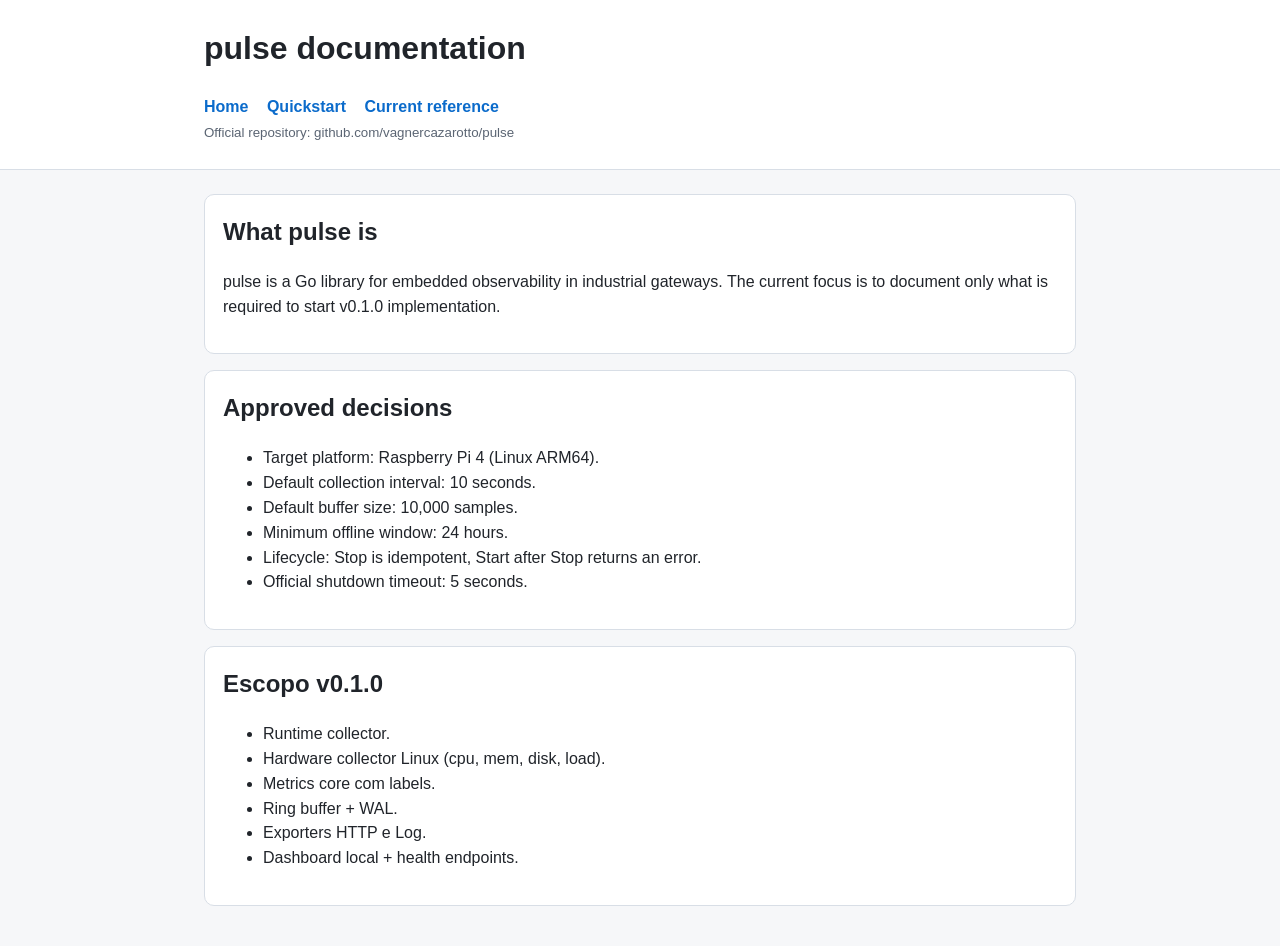
<file: doc/index.html>
<!doctype html>
<html lang="en">
<head>
  <meta charset="utf-8">
  <meta name="viewport" content="width=device-width, initial-scale=1">
  <title>pulse docs - home</title>
  <link rel="stylesheet" href="styles.css">
</head>
<body>
  <header>
    <div class="container">
      <h1>pulse documentation</h1>
      <nav>
        <a href="index.html">Home</a>
        <a href="quickstart.html">Quickstart</a>
        <a href="current-reference.html">Current reference</a>
      </nav>
      <small>Official repository: github.com/vagnercazarotto/pulse</small>
    </div>
  </header>

  <main class="container">
    <section class="card">
      <h2>What pulse is</h2>
      <p>
        pulse is a Go library for embedded observability in industrial gateways.
        The current focus is to document only what is required to start v0.1.0 implementation.
      </p>
    </section>

    <section class="card">
      <h2>Approved decisions</h2>
      <ul>
        <li>Target platform: Raspberry Pi 4 (Linux ARM64).</li>
        <li>Default collection interval: 10 seconds.</li>
        <li>Default buffer size: 10,000 samples.</li>
        <li>Minimum offline window: 24 hours.</li>
        <li>Lifecycle: Stop is idempotent, Start after Stop returns an error.</li>
        <li>Official shutdown timeout: 5 seconds.</li>
      </ul>
    </section>

    <section class="card">
      <h2>Escopo v0.1.0</h2>
      <ul>
        <li>Runtime collector.</li>
        <li>Hardware collector Linux (cpu, mem, disk, load).</li>
        <li>Metrics core com labels.</li>
        <li>Ring buffer + WAL.</li>
        <li>Exporters HTTP e Log.</li>
        <li>Dashboard local + health endpoints.</li>
      </ul>
    </section>
  </main>
</body>
</html>
</file>
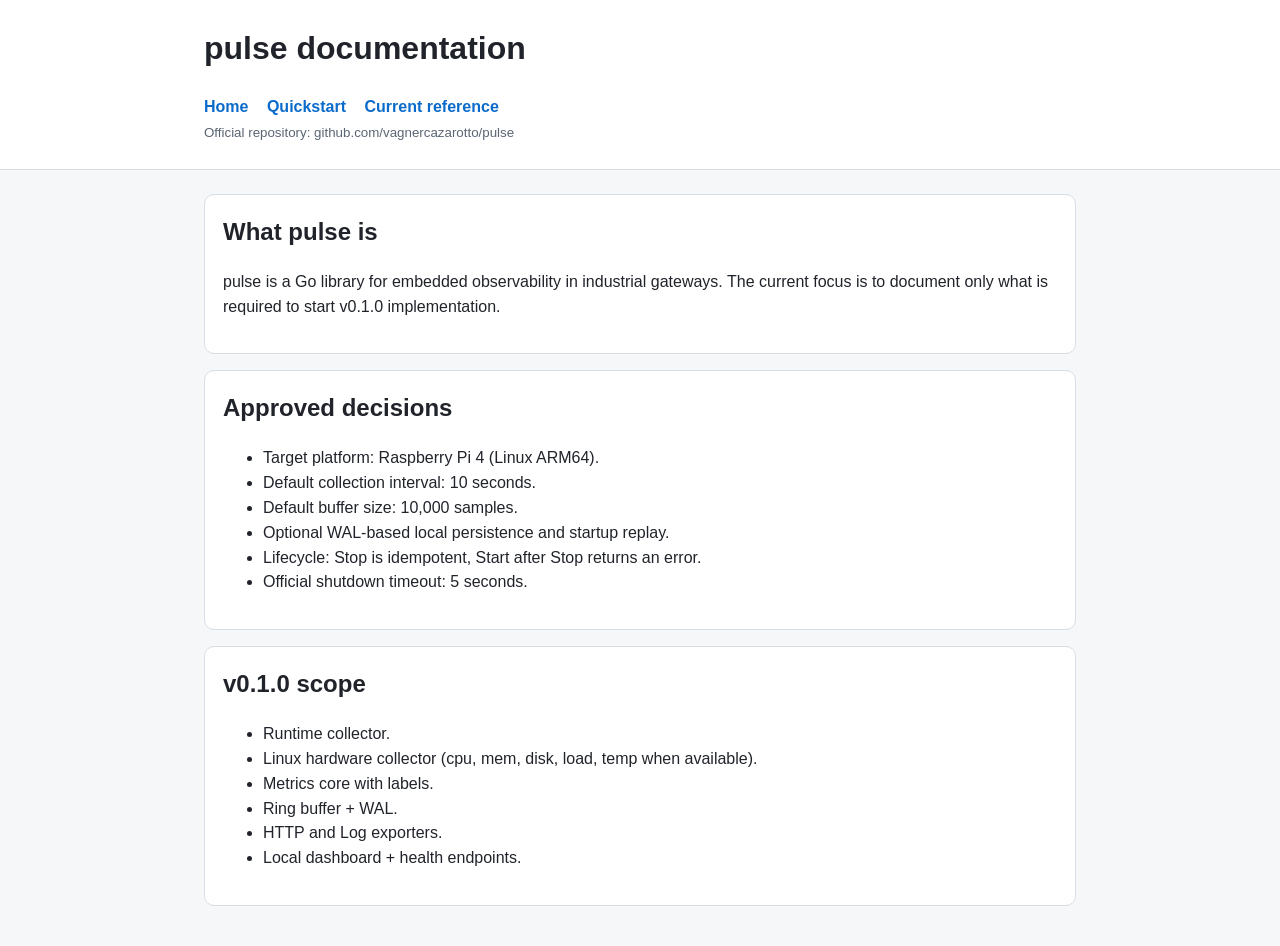
<file: docs/index.html>
<!doctype html>
<html lang="en">
<head>
  <meta charset="utf-8">
  <meta name="viewport" content="width=device-width, initial-scale=1">
  <title>pulse docs - home</title>
  <link rel="stylesheet" href="styles.css">
</head>
<body>
  <header>
    <div class="container">
      <h1>pulse documentation</h1>
      <nav>
        <a href="index.html">Home</a>
        <a href="quickstart.html">Quickstart</a>
        <a href="current-reference.html">Current reference</a>
      </nav>
      <small>Official repository: github.com/vagnercazarotto/pulse</small>
    </div>
  </header>

  <main class="container">
    <section class="card">
      <h2>What pulse is</h2>
      <p>
        pulse is a Go library for embedded observability in industrial gateways.
        The current focus is to document only what is required to start v0.1.0 implementation.
      </p>
    </section>

    <section class="card">
      <h2>Approved decisions</h2>
      <ul>
        <li>Target platform: Raspberry Pi 4 (Linux ARM64).</li>
        <li>Default collection interval: 10 seconds.</li>
        <li>Default buffer size: 10,000 samples.</li>
        <li>Optional WAL-based local persistence and startup replay.</li>
        <li>Lifecycle: Stop is idempotent, Start after Stop returns an error.</li>
        <li>Official shutdown timeout: 5 seconds.</li>
      </ul>
    </section>

    <section class="card">
      <h2>v0.1.0 scope</h2>
      <ul>
        <li>Runtime collector.</li>
        <li>Linux hardware collector (cpu, mem, disk, load, temp when available).</li>
        <li>Metrics core with labels.</li>
        <li>Ring buffer + WAL.</li>
        <li>HTTP and Log exporters.</li>
        <li>Local dashboard + health endpoints.</li>
      </ul>
    </section>
  </main>
</body>
</html>
</file>
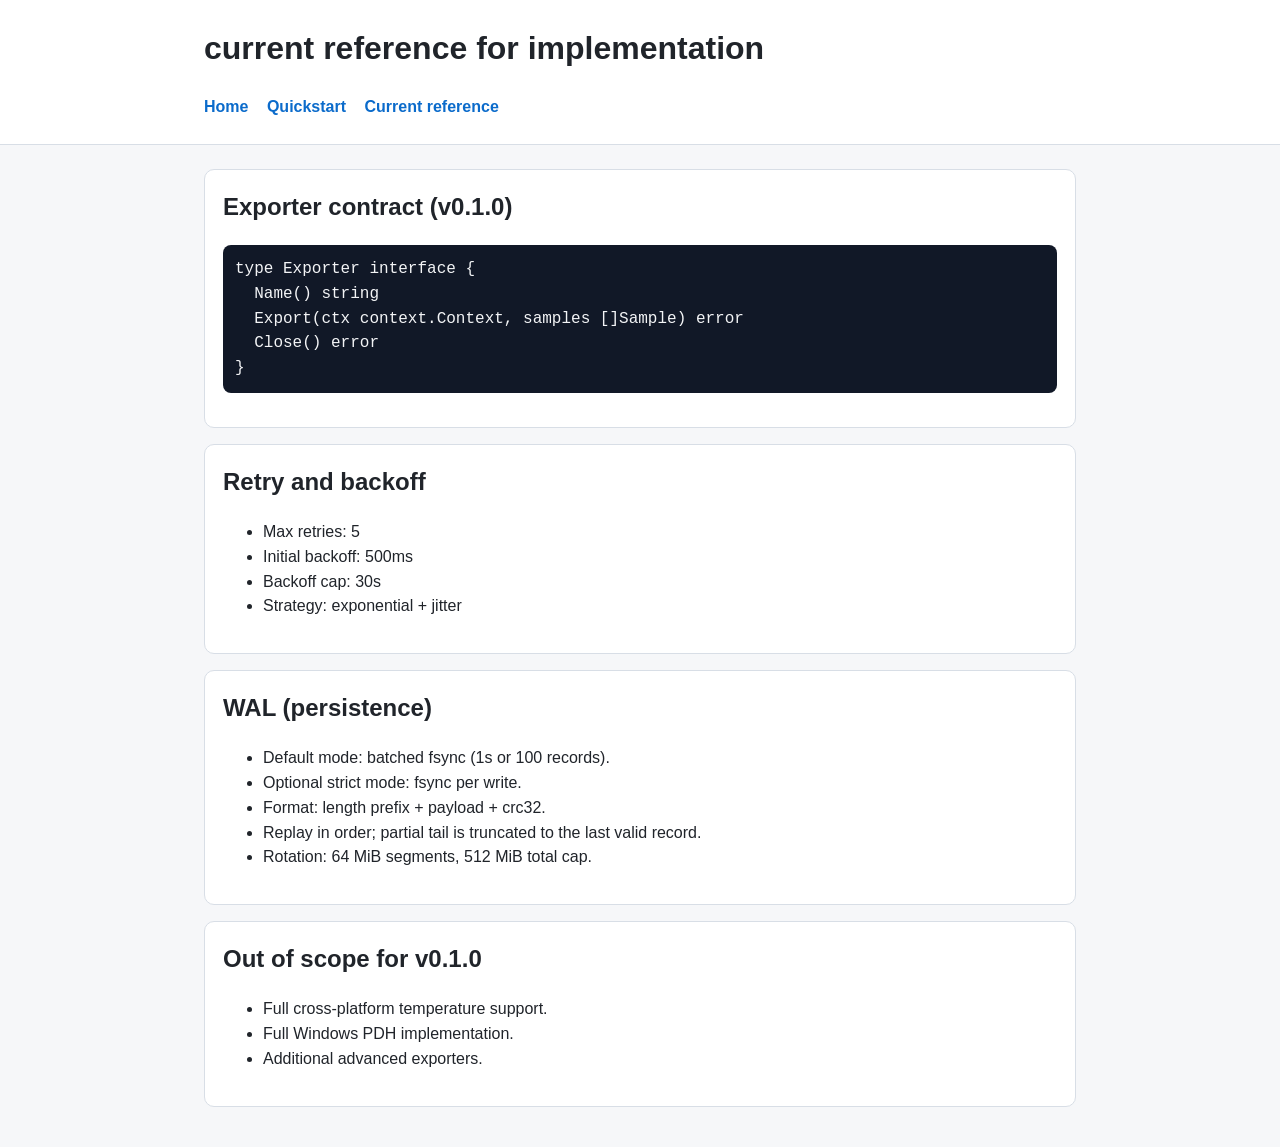
<file: doc/current-reference.html>
<!doctype html>
<html lang="en">
<head>
  <meta charset="utf-8">
  <meta name="viewport" content="width=device-width, initial-scale=1">
  <title>pulse docs - current reference</title>
  <link rel="stylesheet" href="styles.css">
</head>
<body>
  <header>
    <div class="container">
      <h1>current reference for implementation</h1>
      <nav>
        <a href="index.html">Home</a>
        <a href="quickstart.html">Quickstart</a>
        <a href="current-reference.html">Current reference</a>
      </nav>
    </div>
  </header>

  <main class="container">
    <section class="card">
      <h2>Exporter contract (v0.1.0)</h2>
      <pre><code>type Exporter interface {
  Name() string
  Export(ctx context.Context, samples []Sample) error
  Close() error
}</code></pre>
    </section>

    <section class="card">
      <h2>Retry and backoff</h2>
      <ul>
        <li>Max retries: 5</li>
        <li>Initial backoff: 500ms</li>
        <li>Backoff cap: 30s</li>
        <li>Strategy: exponential + jitter</li>
      </ul>
    </section>

    <section class="card">
      <h2>WAL (persistence)</h2>
      <ul>
        <li>Default mode: batched fsync (1s or 100 records).</li>
        <li>Optional strict mode: fsync per write.</li>
        <li>Format: length prefix + payload + crc32.</li>
        <li>Replay in order; partial tail is truncated to the last valid record.</li>
        <li>Rotation: 64 MiB segments, 512 MiB total cap.</li>
      </ul>
    </section>

    <section class="card">
      <h2>Out of scope for v0.1.0</h2>
      <ul>
        <li>Full cross-platform temperature support.</li>
        <li>Full Windows PDH implementation.</li>
        <li>Additional advanced exporters.</li>
      </ul>
    </section>
  </main>
</body>
</html>
</file>
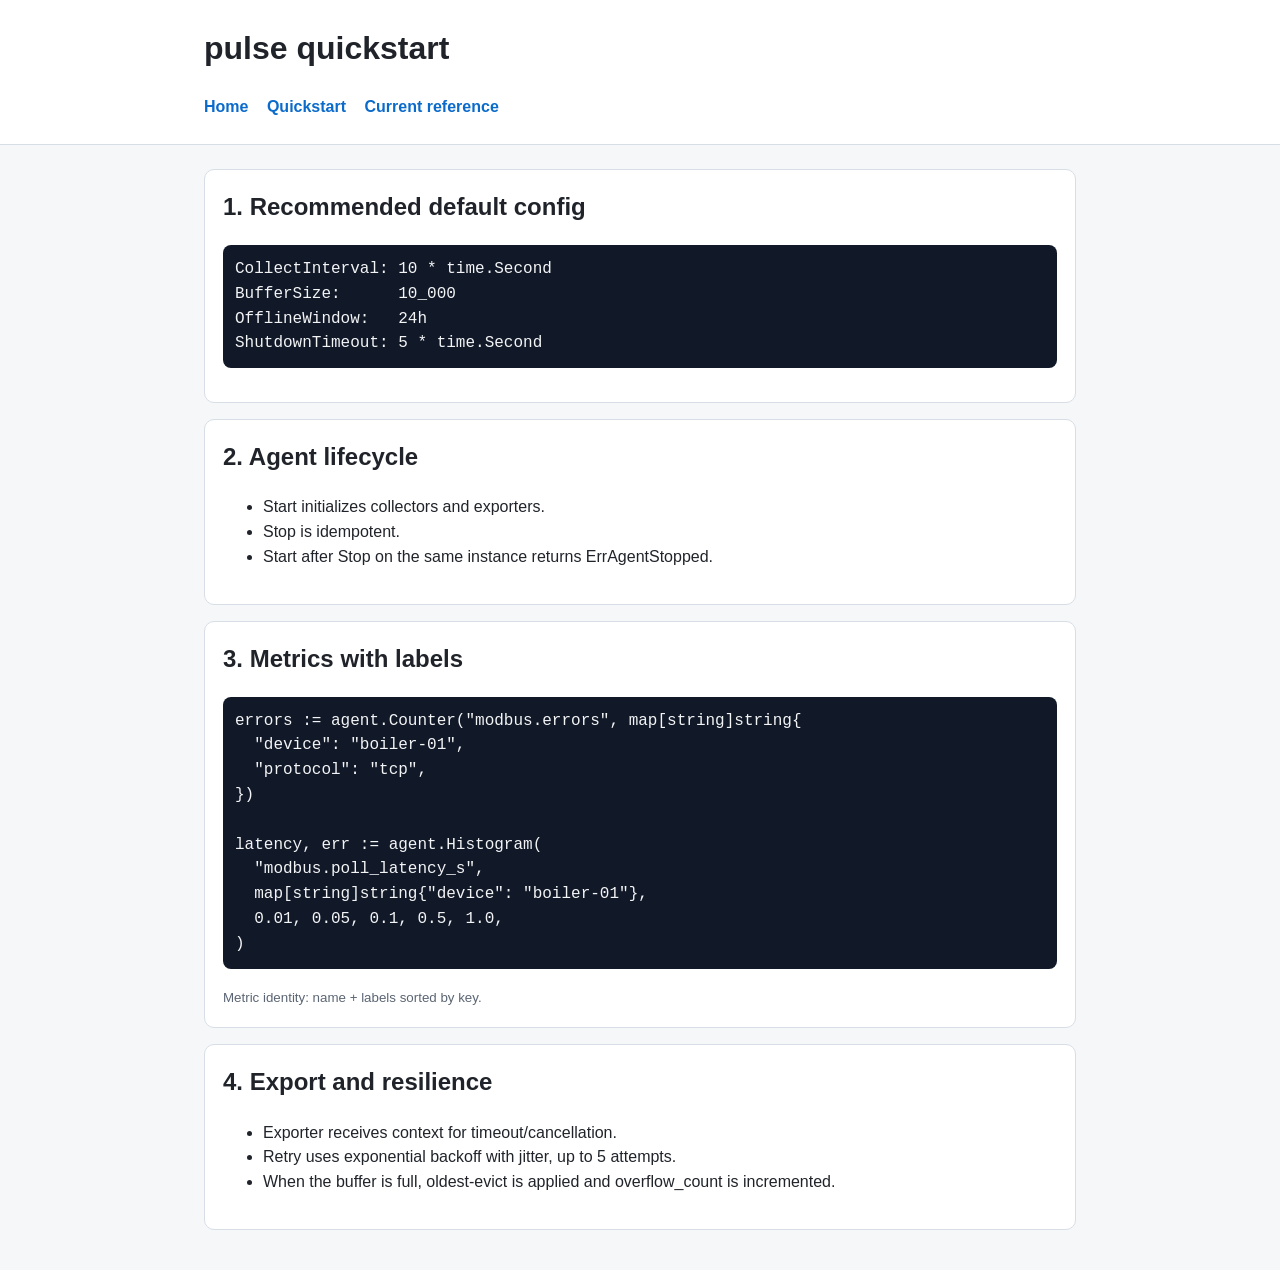
<file: doc/quickstart.html>
<!doctype html>
<html lang="en">
<head>
  <meta charset="utf-8">
  <meta name="viewport" content="width=device-width, initial-scale=1">
  <title>pulse docs - quickstart</title>
  <link rel="stylesheet" href="styles.css">
</head>
<body>
  <header>
    <div class="container">
      <h1>pulse quickstart</h1>
      <nav>
        <a href="index.html">Home</a>
        <a href="quickstart.html">Quickstart</a>
        <a href="current-reference.html">Current reference</a>
      </nav>
    </div>
  </header>

  <main class="container">
    <section class="card">
      <h2>1. Recommended default config</h2>
      <pre><code>CollectInterval: 10 * time.Second
BufferSize:      10_000
OfflineWindow:   24h
ShutdownTimeout: 5 * time.Second</code></pre>
    </section>

    <section class="card">
      <h2>2. Agent lifecycle</h2>
      <ul>
        <li>Start initializes collectors and exporters.</li>
        <li>Stop is idempotent.</li>
        <li>Start after Stop on the same instance returns ErrAgentStopped.</li>
      </ul>
    </section>

    <section class="card">
      <h2>3. Metrics with labels</h2>
      <pre><code>errors := agent.Counter("modbus.errors", map[string]string{
  "device": "boiler-01",
  "protocol": "tcp",
})

latency, err := agent.Histogram(
  "modbus.poll_latency_s",
  map[string]string{"device": "boiler-01"},
  0.01, 0.05, 0.1, 0.5, 1.0,
)</code></pre>
      <small>Metric identity: name + labels sorted by key.</small>
    </section>

    <section class="card">
      <h2>4. Export and resilience</h2>
      <ul>
        <li>Exporter receives context for timeout/cancellation.</li>
        <li>Retry uses exponential backoff with jitter, up to 5 attempts.</li>
        <li>When the buffer is full, oldest-evict is applied and overflow_count is incremented.</li>
      </ul>
    </section>
  </main>
</body>
</html>
</file>
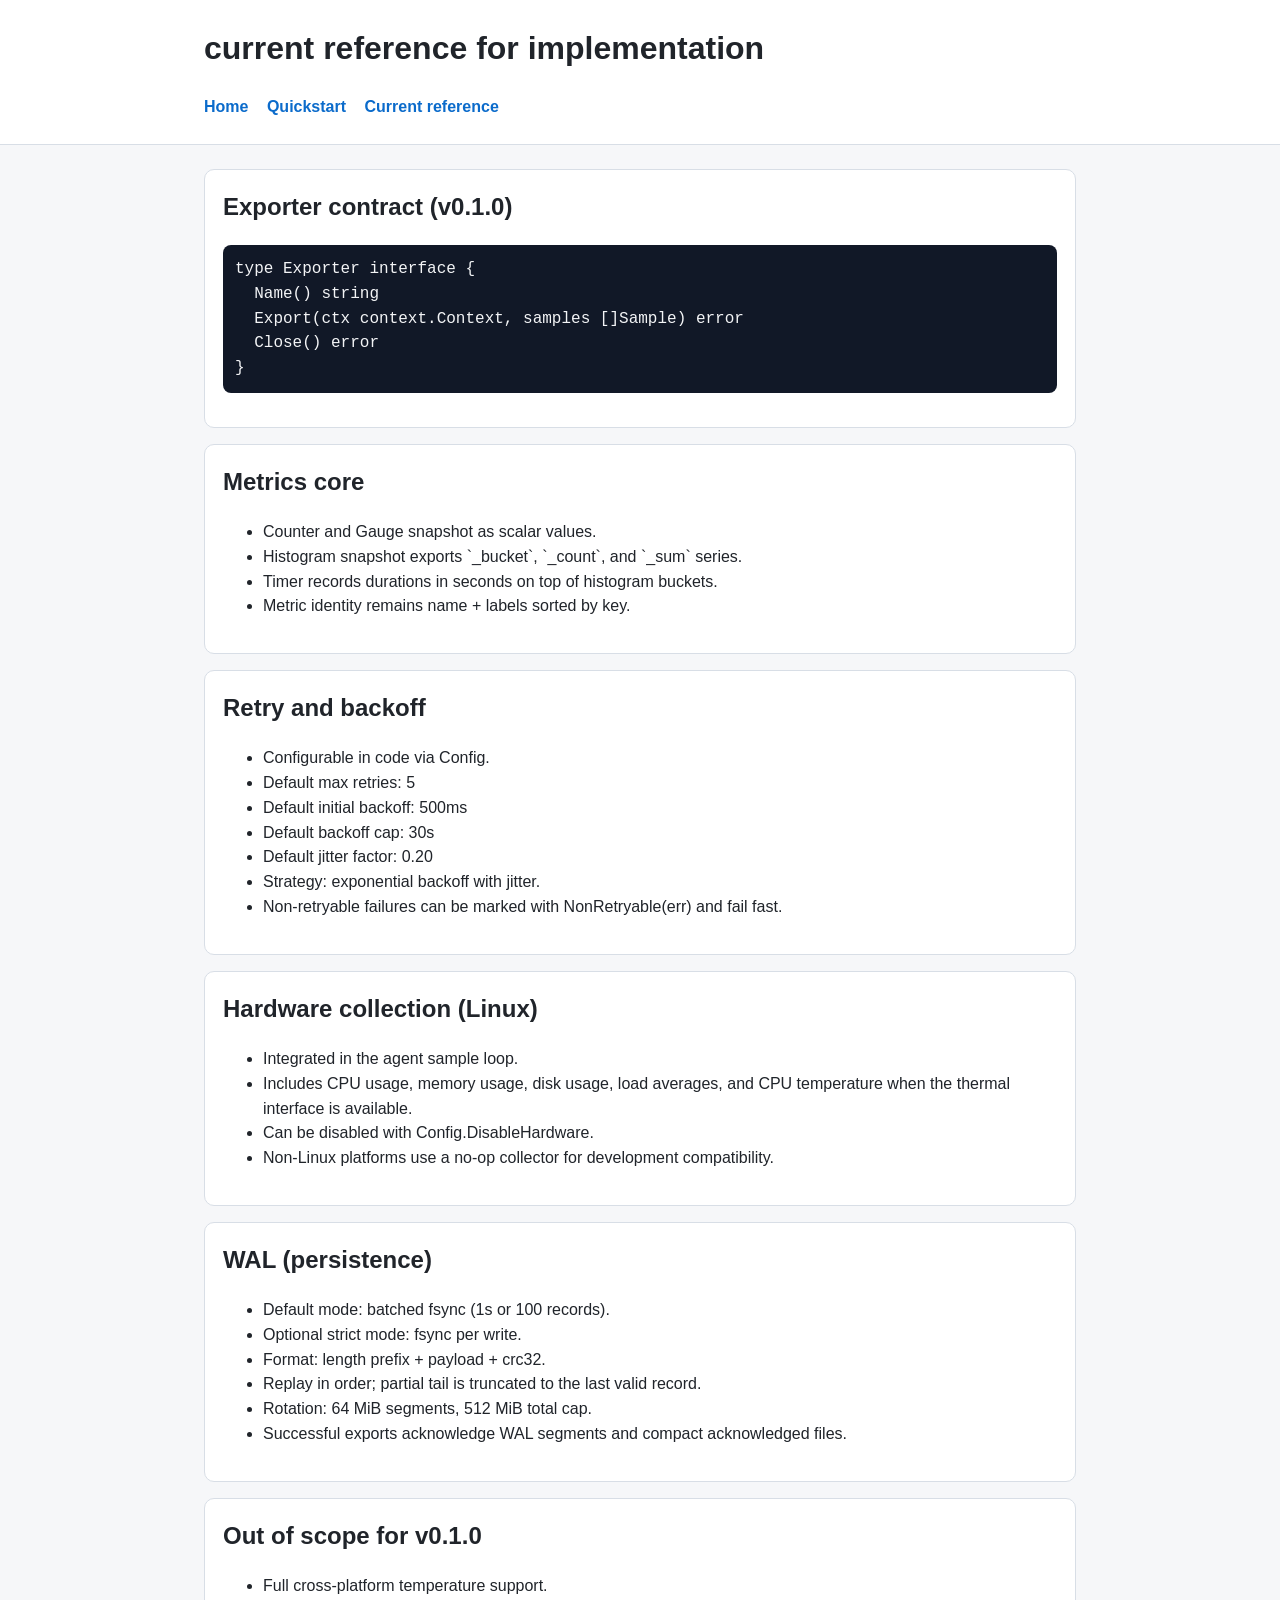
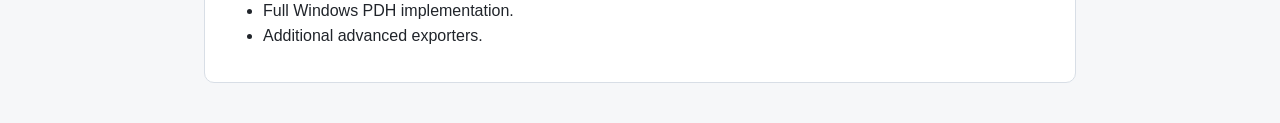
<file: docs/current-reference.html>
<!doctype html>
<html lang="en">
<head>
  <meta charset="utf-8">
  <meta name="viewport" content="width=device-width, initial-scale=1">
  <title>pulse docs - current reference</title>
  <link rel="stylesheet" href="styles.css">
</head>
<body>
  <header>
    <div class="container">
      <h1>current reference for implementation</h1>
      <nav>
        <a href="index.html">Home</a>
        <a href="quickstart.html">Quickstart</a>
        <a href="current-reference.html">Current reference</a>
      </nav>
    </div>
  </header>

  <main class="container">
    <section class="card">
      <h2>Exporter contract (v0.1.0)</h2>
      <pre><code>type Exporter interface {
  Name() string
  Export(ctx context.Context, samples []Sample) error
  Close() error
}</code></pre>
    </section>

    <section class="card">
      <h2>Metrics core</h2>
      <ul>
        <li>Counter and Gauge snapshot as scalar values.</li>
        <li>Histogram snapshot exports `_bucket`, `_count`, and `_sum` series.</li>
        <li>Timer records durations in seconds on top of histogram buckets.</li>
        <li>Metric identity remains name + labels sorted by key.</li>
      </ul>
    </section>

    <section class="card">
      <h2>Retry and backoff</h2>
      <ul>
        <li>Configurable in code via Config.</li>
        <li>Default max retries: 5</li>
        <li>Default initial backoff: 500ms</li>
        <li>Default backoff cap: 30s</li>
        <li>Default jitter factor: 0.20</li>
        <li>Strategy: exponential backoff with jitter.</li>
        <li>Non-retryable failures can be marked with NonRetryable(err) and fail fast.</li>
      </ul>
    </section>

    <section class="card">
      <h2>Hardware collection (Linux)</h2>
      <ul>
        <li>Integrated in the agent sample loop.</li>
        <li>Includes CPU usage, memory usage, disk usage, load averages, and CPU temperature when the thermal interface is available.</li>
        <li>Can be disabled with Config.DisableHardware.</li>
        <li>Non-Linux platforms use a no-op collector for development compatibility.</li>
      </ul>
    </section>

    <section class="card">
      <h2>WAL (persistence)</h2>
      <ul>
        <li>Default mode: batched fsync (1s or 100 records).</li>
        <li>Optional strict mode: fsync per write.</li>
        <li>Format: length prefix + payload + crc32.</li>
        <li>Replay in order; partial tail is truncated to the last valid record.</li>
        <li>Rotation: 64 MiB segments, 512 MiB total cap.</li>
        <li>Successful exports acknowledge WAL segments and compact acknowledged files.</li>
      </ul>
    </section>

    <section class="card">
      <h2>Out of scope for v0.1.0</h2>
      <ul>
        <li>Full cross-platform temperature support.</li>
        <li>Full Windows PDH implementation.</li>
        <li>Additional advanced exporters.</li>
      </ul>
    </section>
  </main>
</body>
</html>
</file>
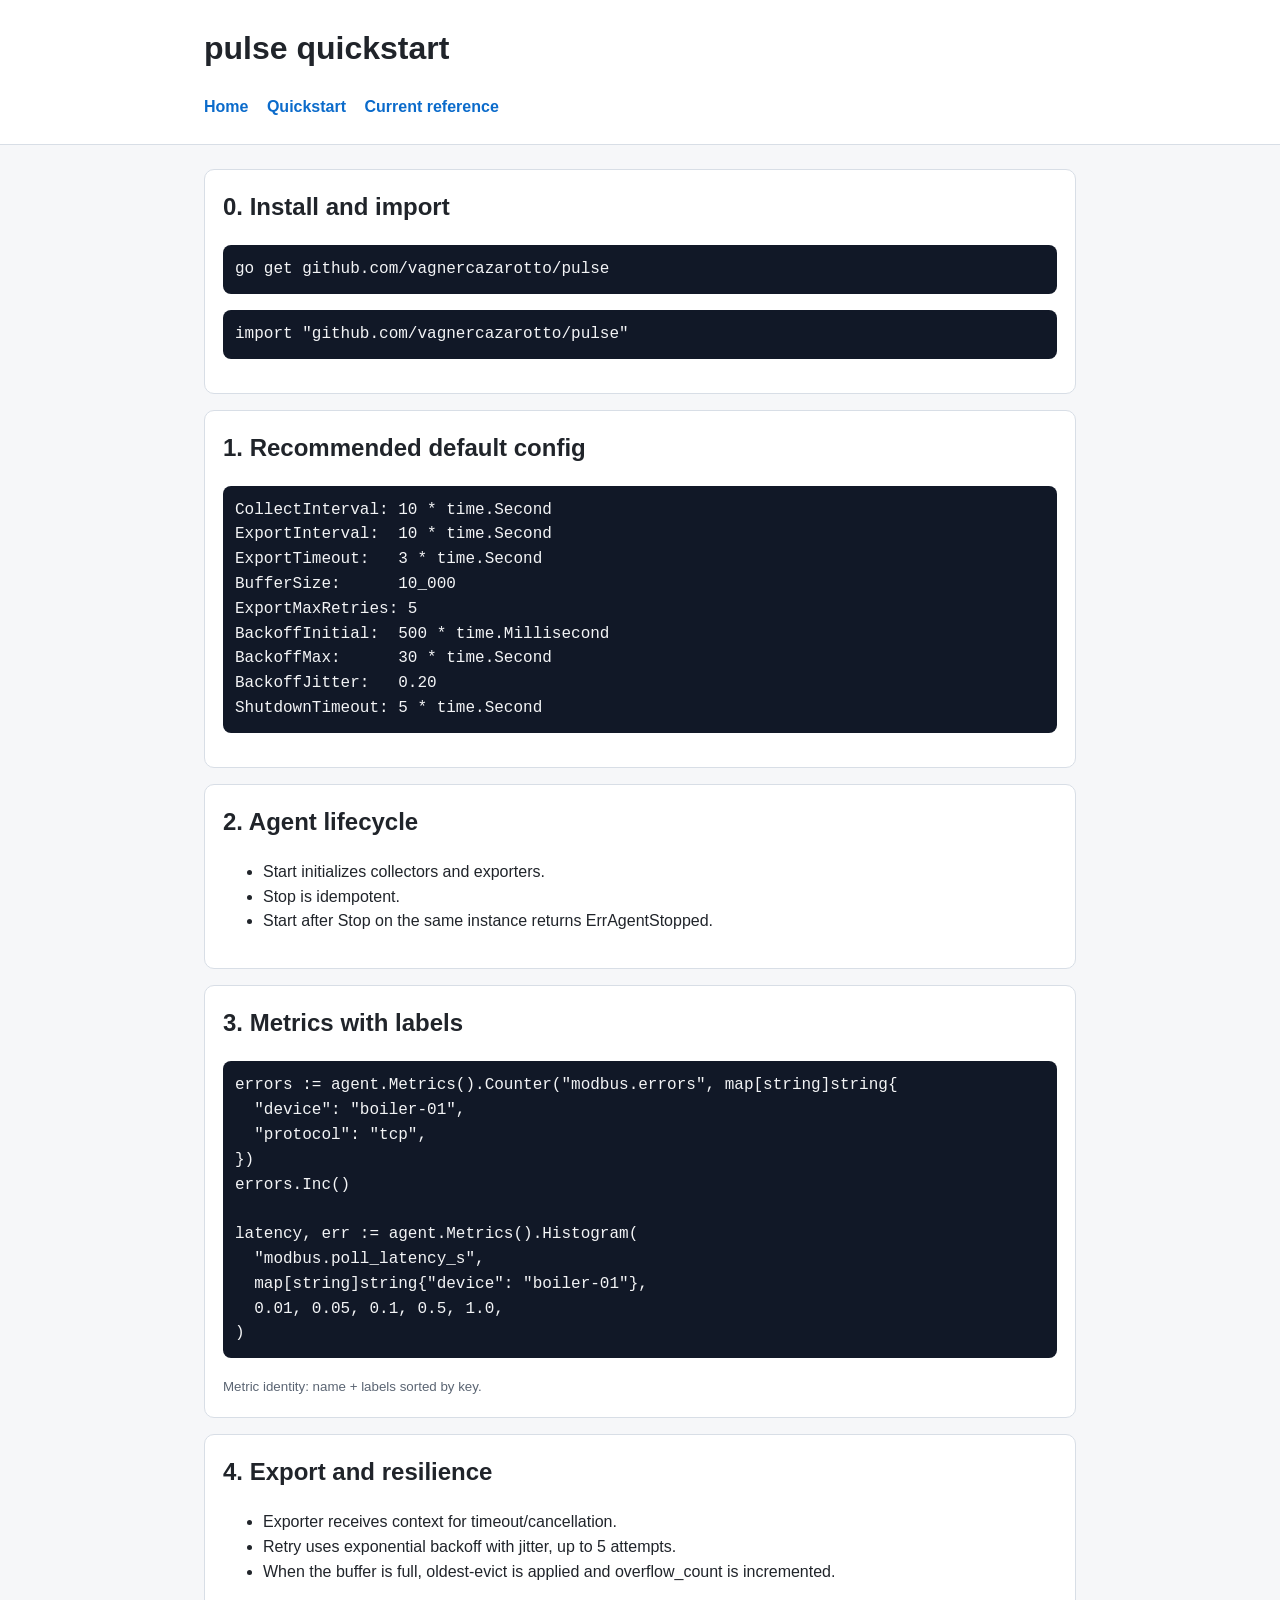
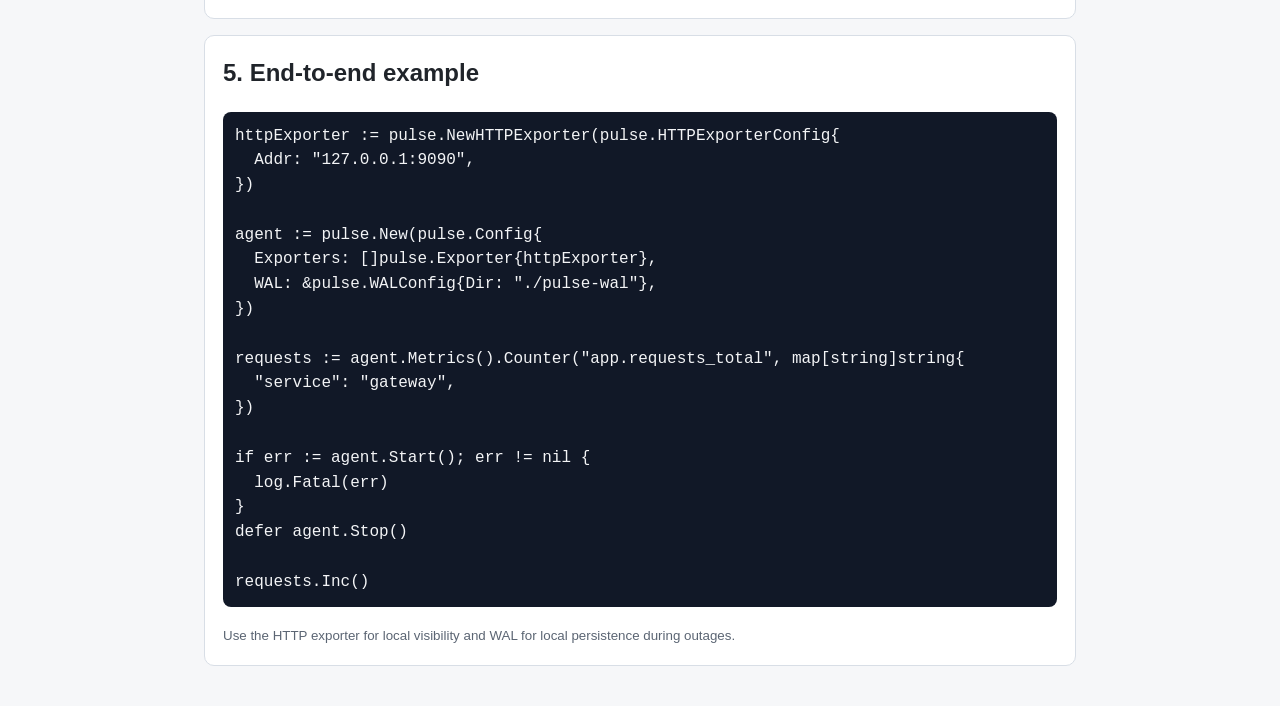
<file: docs/quickstart.html>
<!doctype html>
<html lang="en">
<head>
  <meta charset="utf-8">
  <meta name="viewport" content="width=device-width, initial-scale=1">
  <title>pulse docs - quickstart</title>
  <link rel="stylesheet" href="styles.css">
</head>
<body>
  <header>
    <div class="container">
      <h1>pulse quickstart</h1>
      <nav>
        <a href="index.html">Home</a>
        <a href="quickstart.html">Quickstart</a>
        <a href="current-reference.html">Current reference</a>
      </nav>
    </div>
  </header>

  <main class="container">
    <section class="card">
      <h2>0. Install and import</h2>
      <pre><code>go get github.com/vagnercazarotto/pulse</code></pre>
      <pre><code>import "github.com/vagnercazarotto/pulse"</code></pre>
    </section>

    <section class="card">
      <h2>1. Recommended default config</h2>
      <pre><code>CollectInterval: 10 * time.Second
ExportInterval:  10 * time.Second
ExportTimeout:   3 * time.Second
BufferSize:      10_000
ExportMaxRetries: 5
BackoffInitial:  500 * time.Millisecond
BackoffMax:      30 * time.Second
BackoffJitter:   0.20
ShutdownTimeout: 5 * time.Second</code></pre>
    </section>

    <section class="card">
      <h2>2. Agent lifecycle</h2>
      <ul>
        <li>Start initializes collectors and exporters.</li>
        <li>Stop is idempotent.</li>
        <li>Start after Stop on the same instance returns ErrAgentStopped.</li>
      </ul>
    </section>

    <section class="card">
      <h2>3. Metrics with labels</h2>
      <pre><code>errors := agent.Metrics().Counter("modbus.errors", map[string]string{
  "device": "boiler-01",
  "protocol": "tcp",
})
errors.Inc()

latency, err := agent.Metrics().Histogram(
  "modbus.poll_latency_s",
  map[string]string{"device": "boiler-01"},
  0.01, 0.05, 0.1, 0.5, 1.0,
)</code></pre>
      <small>Metric identity: name + labels sorted by key.</small>
    </section>

    <section class="card">
      <h2>4. Export and resilience</h2>
      <ul>
        <li>Exporter receives context for timeout/cancellation.</li>
        <li>Retry uses exponential backoff with jitter, up to 5 attempts.</li>
        <li>When the buffer is full, oldest-evict is applied and overflow_count is incremented.</li>
      </ul>
    </section>

    <section class="card">
      <h2>5. End-to-end example</h2>
      <pre><code>httpExporter := pulse.NewHTTPExporter(pulse.HTTPExporterConfig{
  Addr: "127.0.0.1:9090",
})

agent := pulse.New(pulse.Config{
  Exporters: []pulse.Exporter{httpExporter},
  WAL: &amp;pulse.WALConfig{Dir: "./pulse-wal"},
})

requests := agent.Metrics().Counter("app.requests_total", map[string]string{
  "service": "gateway",
})

if err := agent.Start(); err != nil {
  log.Fatal(err)
}
defer agent.Stop()

requests.Inc()</code></pre>
      <small>Use the HTTP exporter for local visibility and WAL for local persistence during outages.</small>
    </section>
  </main>
</body>
</html>
</file>
<file: doc/styles.css>
:root {
  --bg: #f6f7f9;
  --surface: #ffffff;
  --text: #20242a;
  --muted: #5b6573;
  --border: #d8dee6;
  --accent: #0b6bcb;
}

* {
  box-sizing: border-box;
}

body {
  margin: 0;
  font-family: "Segoe UI", Tahoma, Geneva, Verdana, sans-serif;
  background: var(--bg);
  color: var(--text);
  line-height: 1.55;
}

.container {
  max-width: 920px;
  margin: 0 auto;
  padding: 24px;
}

header {
  background: var(--surface);
  border-bottom: 1px solid var(--border);
}

h1, h2, h3 {
  margin-top: 0;
}

.card {
  background: var(--surface);
  border: 1px solid var(--border);
  border-radius: 10px;
  padding: 18px;
  margin-bottom: 16px;
}

nav a {
  margin-right: 14px;
  color: var(--accent);
  text-decoration: none;
  font-weight: 600;
}

nav a:hover {
  text-decoration: underline;
}

code, pre {
  font-family: Consolas, "Courier New", monospace;
}

pre {
  background: #111827;
  color: #f3f4f6;
  border-radius: 8px;
  padding: 12px;
  overflow-x: auto;
}

small {
  color: var(--muted);
}

ul {
  margin-top: 8px;
}
</file>
<file: docs/styles.css>
:root {
  --bg: #f6f7f9;
  --surface: #ffffff;
  --text: #20242a;
  --muted: #5b6573;
  --border: #d8dee6;
  --accent: #0b6bcb;
}

* {
  box-sizing: border-box;
}

body {
  margin: 0;
  font-family: "Segoe UI", Tahoma, Geneva, Verdana, sans-serif;
  background: var(--bg);
  color: var(--text);
  line-height: 1.55;
}

.container {
  max-width: 920px;
  margin: 0 auto;
  padding: 24px;
}

header {
  background: var(--surface);
  border-bottom: 1px solid var(--border);
}

h1, h2, h3 {
  margin-top: 0;
}

.card {
  background: var(--surface);
  border: 1px solid var(--border);
  border-radius: 10px;
  padding: 18px;
  margin-bottom: 16px;
}

nav a {
  margin-right: 14px;
  color: var(--accent);
  text-decoration: none;
  font-weight: 600;
}

nav a:hover {
  text-decoration: underline;
}

code, pre {
  font-family: Consolas, "Courier New", monospace;
}

pre {
  background: #111827;
  color: #f3f4f6;
  border-radius: 8px;
  padding: 12px;
  overflow-x: auto;
}

small {
  color: var(--muted);
}

ul {
  margin-top: 8px;
}
</file>
